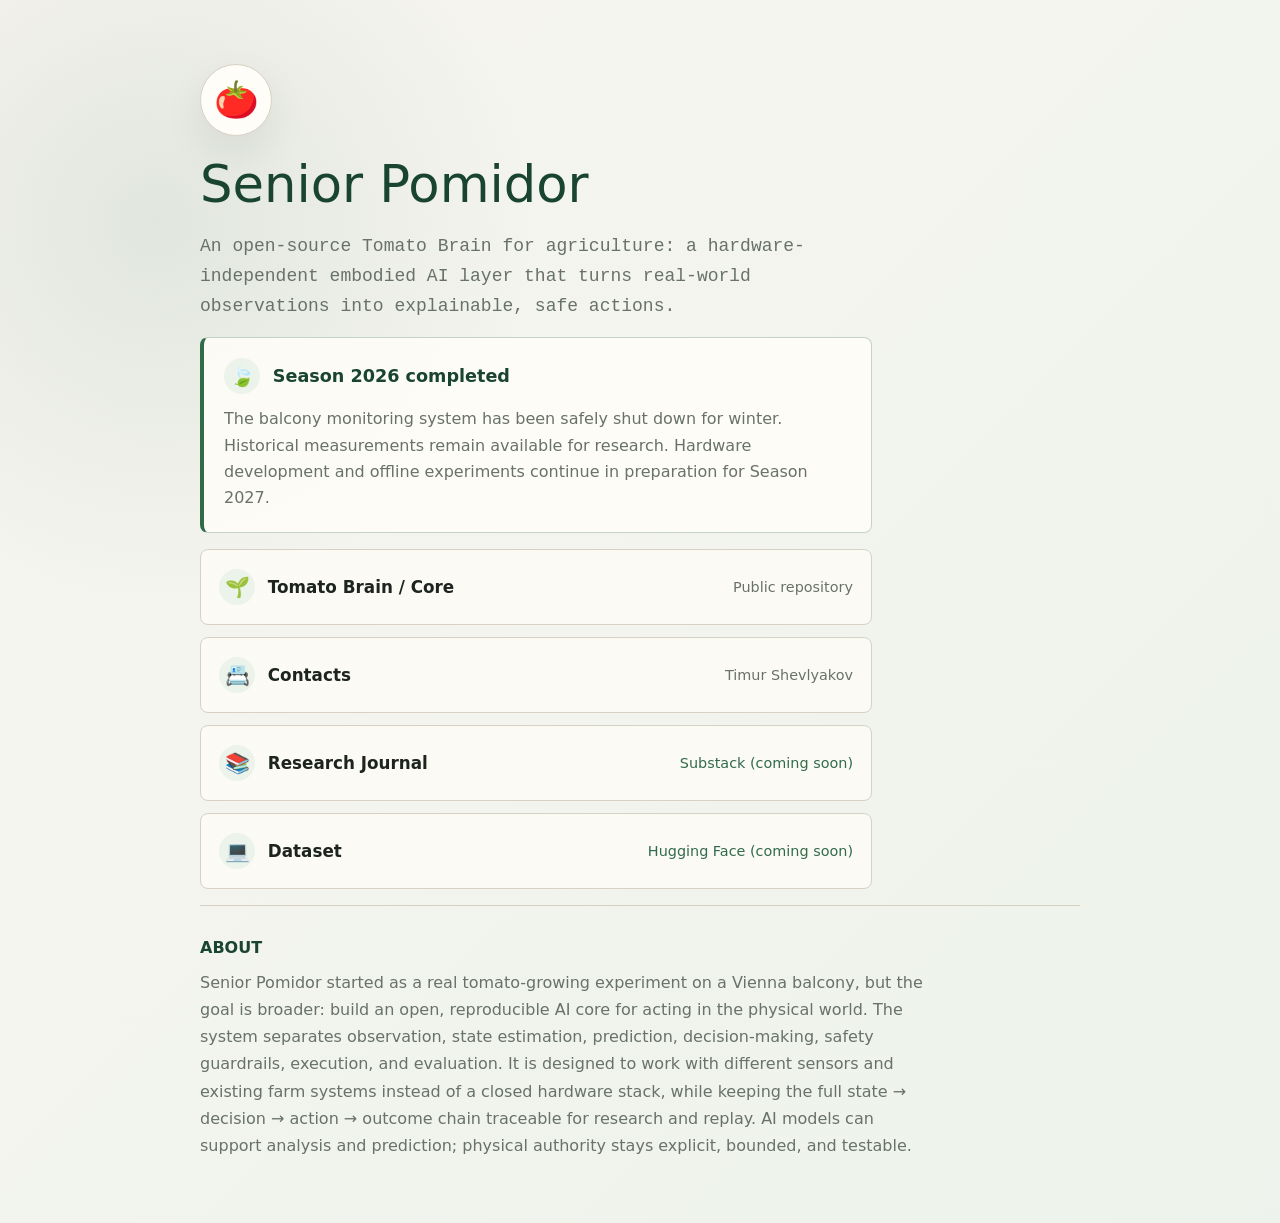
<file: index.html>
<!doctype html>
<html lang="en">
  <head>
    <meta charset="utf-8">
    <meta name="viewport" content="width=device-width, initial-scale=1">
    <meta
      name="description"
      content="Senior Pomidor is an open-source embodied AI research project building a hardware-independent decision and control layer for agriculture."
    >
    <title>Senior Pomidor · Tomato Brain</title>
    <link rel="stylesheet" href="styles.css">
  </head>
  <body>
    <main>
      <section class="hero" aria-labelledby="title">
        <div class="mark" aria-hidden="true">&#x1f345;</div>
        <h1 id="title">Senior Pomidor</h1>
        <p class="summary">
          An open-source Tomato Brain for agriculture: a hardware-independent embodied AI layer
          that turns real-world observations into explainable, safe actions.
        </p>
      </section>

      <section class="season-status" aria-labelledby="season-status-title">
        <div class="season-status-heading">
          <span class="icon" aria-hidden="true">&#x1f343;</span>
          <h2 id="season-status-title">Season 2026 completed</h2>
        </div>
        <p>
          The balcony monitoring system has been safely shut down for winter.
          Historical measurements remain available for research. Hardware development
          and offline experiments continue in preparation for Season 2027.
        </p>
      </section>

      <nav class="links" aria-label="Project links">
        <a class="link" href="https://github.com/cracketus/senior-pomidor-server">
          <span class="label"><span class="icon" aria-hidden="true">&#x1f331;</span>Tomato Brain / Core</span>
          <span class="meta">Public repository</span>
        </a>
        <a class="link" href="/contacts/">
          <span class="label"><span class="icon" aria-hidden="true">&#x1f4c7;</span>Contacts</span>
          <span class="meta">Timur Shevlyakov</span>
        </a>
        <a class="link stub" href="#research-journal" id="research-journal">
          <span class="label"><span class="icon" aria-hidden="true">&#x1f4da;</span>Research Journal</span>
          <span class="meta">Substack (coming soon)</span>
        </a>
        <a class="link stub" href="#dataset" id="dataset">
          <span class="label"><span class="icon" aria-hidden="true">&#x1f4bb;</span>Dataset</span>
          <span class="meta">Hugging Face (coming soon)</span>
        </a>
      </nav>

      <section class="about" id="about" aria-labelledby="about-title">
        <h2 id="about-title">About</h2>
        <p>
          Senior Pomidor started as a real tomato-growing experiment on a Vienna balcony,
          but the goal is broader: build an open, reproducible AI core for acting in the
          physical world. The system separates observation, state estimation, prediction,
          decision-making, safety guardrails, execution, and evaluation. It is designed to
          work with different sensors and existing farm systems instead of a closed hardware
          stack, while keeping the full state → decision → action → outcome chain traceable
          for research and replay. AI models can support analysis and prediction; physical
          authority stays explicit, bounded, and testable.
        </p>
      </section>
    </main>
  </body>
</html>
</file>
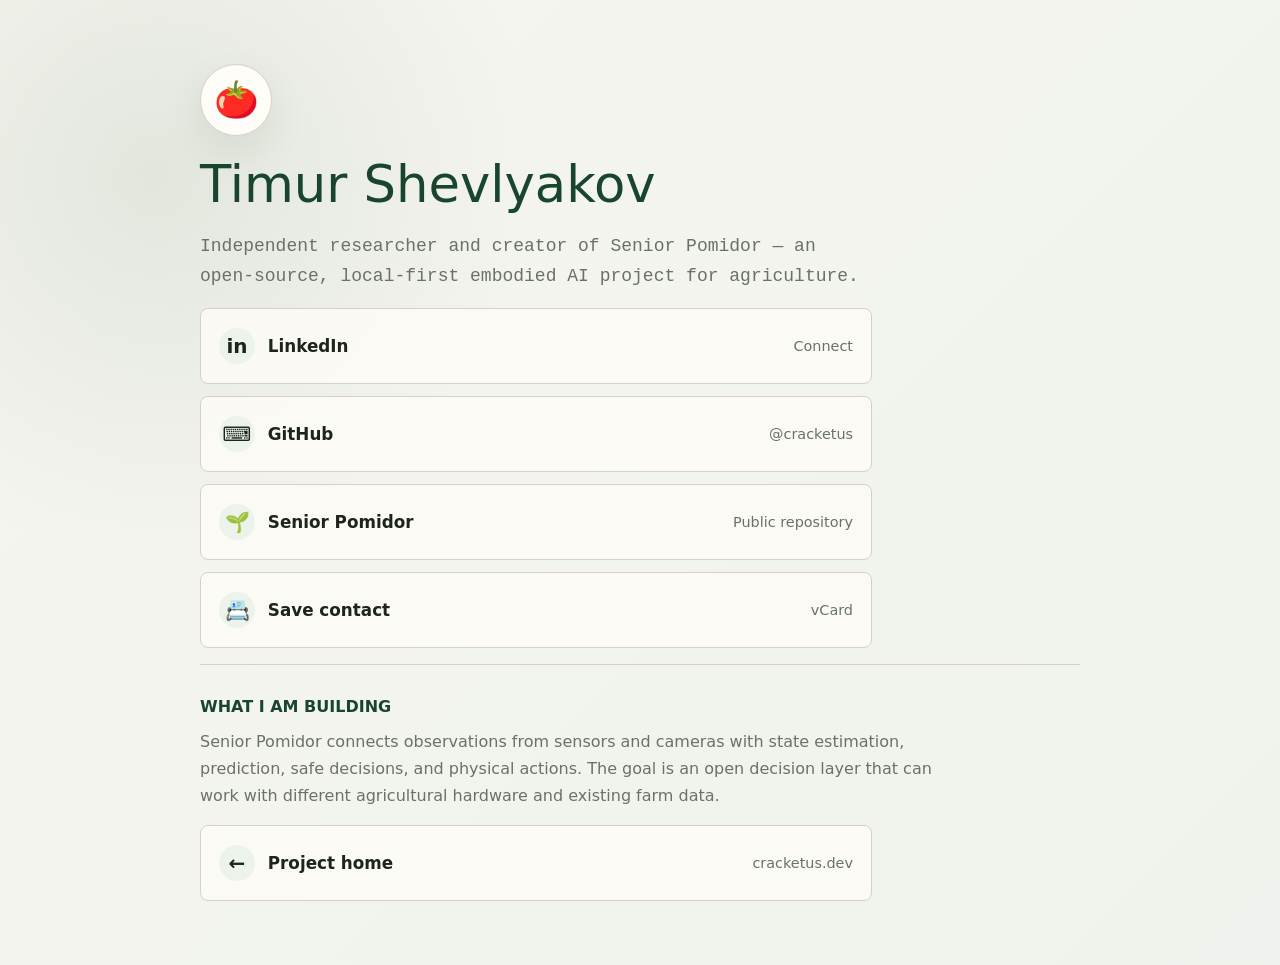
<file: contacts/index.html>
<!doctype html>
<html lang="en">
  <head>
    <meta charset="utf-8">
    <meta name="viewport" content="width=device-width, initial-scale=1">
    <meta
      name="description"
      content="Contact Timur Shevlyakov, creator of Senior Pomidor — an open-source embodied AI project for agriculture."
    >
    <meta property="og:title" content="Timur Shevlyakov · Senior Pomidor">
    <meta property="og:description" content="Independent research in open-source embodied AI for agriculture.">
    <meta property="og:type" content="profile">
    <meta property="og:url" content="https://cracketus.dev/contacts/">
    <title>Timur Shevlyakov · Contacts</title>
    <link rel="canonical" href="https://cracketus.dev/contacts/">
    <link rel="stylesheet" href="../styles.css">
  </head>
  <body>
    <main>
      <section class="hero" aria-labelledby="title">
        <div class="mark" aria-hidden="true">&#x1f345;</div>
        <h1 id="title">Timur Shevlyakov</h1>
        <p class="summary">
          Independent researcher and creator of Senior Pomidor — an open-source,
          local-first embodied AI project for agriculture.
        </p>
      </section>

      <nav class="links" aria-label="Contact links">
        <a class="link" href="https://www.linkedin.com/in/timur-shevlyakov/">
          <span class="label"><span class="icon" aria-hidden="true">in</span>LinkedIn</span>
          <span class="meta">Connect</span>
        </a>
        <a class="link" href="https://github.com/cracketus">
          <span class="label"><span class="icon" aria-hidden="true">&#x2328;</span>GitHub</span>
          <span class="meta">@cracketus</span>
        </a>
        <a class="link" href="https://github.com/cracketus/senior-pomidor-server">
          <span class="label"><span class="icon" aria-hidden="true">&#x1f331;</span>Senior Pomidor</span>
          <span class="meta">Public repository</span>
        </a>
        <a class="link" href="contact.vcf" download>
          <span class="label"><span class="icon" aria-hidden="true">&#x1f4c7;</span>Save contact</span>
          <span class="meta">vCard</span>
        </a>
      </nav>

      <section class="about" aria-labelledby="about-title">
        <h2 id="about-title">What I am building</h2>
        <p>
          Senior Pomidor connects observations from sensors and cameras with state
          estimation, prediction, safe decisions, and physical actions. The goal is
          an open decision layer that can work with different agricultural hardware
          and existing farm data.
        </p>
      </section>

      <nav class="links" aria-label="Site navigation">
        <a class="link" href="/">
          <span class="label"><span class="icon" aria-hidden="true">&#x2190;</span>Project home</span>
          <span class="meta">cracketus.dev</span>
        </a>
      </nav>
    </main>
  </body>
</html>
</file>
<file: styles.css>
:root {
  color-scheme: light;
  --bg: #f7f5ef;
  --text: #1d241f;
  --muted: #687269;
  --line: #d8d1c3;
  --panel: #fffdf8;
  --accent: #326b4a;
  --accent-strong: #19452f;
}

* {
  box-sizing: border-box;
}

body {
  min-height: 100vh;
  margin: 0;
  font-family:
    Inter, ui-sans-serif, system-ui, -apple-system, BlinkMacSystemFont,
    "Segoe UI", sans-serif;
  background:
    radial-gradient(circle at 12% 18%, rgba(50, 107, 74, 0.1), transparent 24rem),
    linear-gradient(135deg, #f7f5ef 0%, #edf3ec 100%);
  color: var(--text);
}

main {
  width: min(100% - 2rem, 880px);
  min-height: 100vh;
  margin: 0 auto;
  display: grid;
  align-content: center;
  gap: 1rem;
  padding: 4rem 0;
}

.hero {
  display: grid;
  gap: 1.5rem;
}

.mark {
  width: 4.5rem;
  height: 4.5rem;
  display: grid;
  place-items: center;
  border: 1px solid var(--line);
  border-radius: 50%;
  background: var(--panel);
  box-shadow: 0 1rem 2.5rem rgba(29, 36, 31, 0.08);
  font-size: 2.25rem;
}

h1 {
  margin: 0;
  color: var(--accent-strong);
  font-size: clamp(1rem, 4vw, 4.5rem);
  line-height: 0.94;
  font-weight: 400;
}

.summary {
  max-width: 42rem;
  margin: 0;
  color: var(--muted);
  font-size: 1.125rem;
  line-height: 1.65;
  font-family: 'Courier New', Courier, monospace;
}

.season-status {
  display: grid;
  gap: 0.75rem;
  max-width: 42rem;
  padding: 1.25rem;
  border: 1px solid rgba(50, 107, 74, 0.28);
  border-left: 4px solid var(--accent);
  border-radius: 8px;
  background: rgba(255, 253, 248, 0.86);
}

.season-status-heading {
  display: flex;
  align-items: center;
  gap: 0.8rem;
}

.season-status h2 {
  margin: 0;
  font-size: 1.1rem;
  letter-spacing: normal;
  text-transform: none;
}

.season-status p {
  margin: 0;
  color: var(--muted);
  line-height: 1.65;
}

.links {
  display: grid;
  gap: 0.75rem;
  max-width: 42rem;
}

.link {
  display: flex;
  min-height: 4.75rem;
  align-items: center;
  justify-content: space-between;
  gap: 1rem;
  padding: 1rem 1.125rem;
  border: 1px solid var(--line);
  border-radius: 8px;
  background: rgba(255, 253, 248, 0.78);
  color: var(--text);
  text-decoration: none;
  transition:
    border-color 160ms ease,
    background 160ms ease,
    transform 160ms ease;
}

.link:hover,
.link:focus-visible {
  border-color: rgba(50, 107, 74, 0.55);
  background: var(--panel);
  transform: translateY(-1px);
  outline: none;
}

.label {
  display: flex;
  align-items: center;
  gap: 0.8rem;
  font-size: 1.05rem;
  font-weight: 680;
}

.icon {
  width: 2.25rem;
  height: 2.25rem;
  display: grid;
  flex: 0 0 auto;
  place-items: center;
  border-radius: 50%;
  background: #ecf3ea;
  font-size: 1.25rem;
}

.meta {
  flex: 0 0 auto;
  color: var(--muted);
  font-size: 0.9rem;
}

.stub .meta {
  color: var(--accent);
}

.about {
  border-top: 1px solid var(--line);
  padding-top: 2rem;
}

h2 {
  margin: 0 0 0.75rem;
  color: var(--accent-strong);
  font-size: 1rem;
  letter-spacing: 0;
  text-transform: uppercase;
}

.about p {
  max-width: 46rem;
  margin: 0;
  color: var(--muted);
  line-height: 1.7;
}

@media (max-width: 620px) {
  main {
    width: min(100% - 1.25rem, 880px);
    padding: 2.5rem 0;
    gap: 2.25rem;
  }

  h1 {
    font-size: 3.4rem;
  }

  .link {
    align-items: flex-start;
    flex-direction: column;
  }

  .meta {
    padding-left: 3.05rem;
  }
}
</file>
